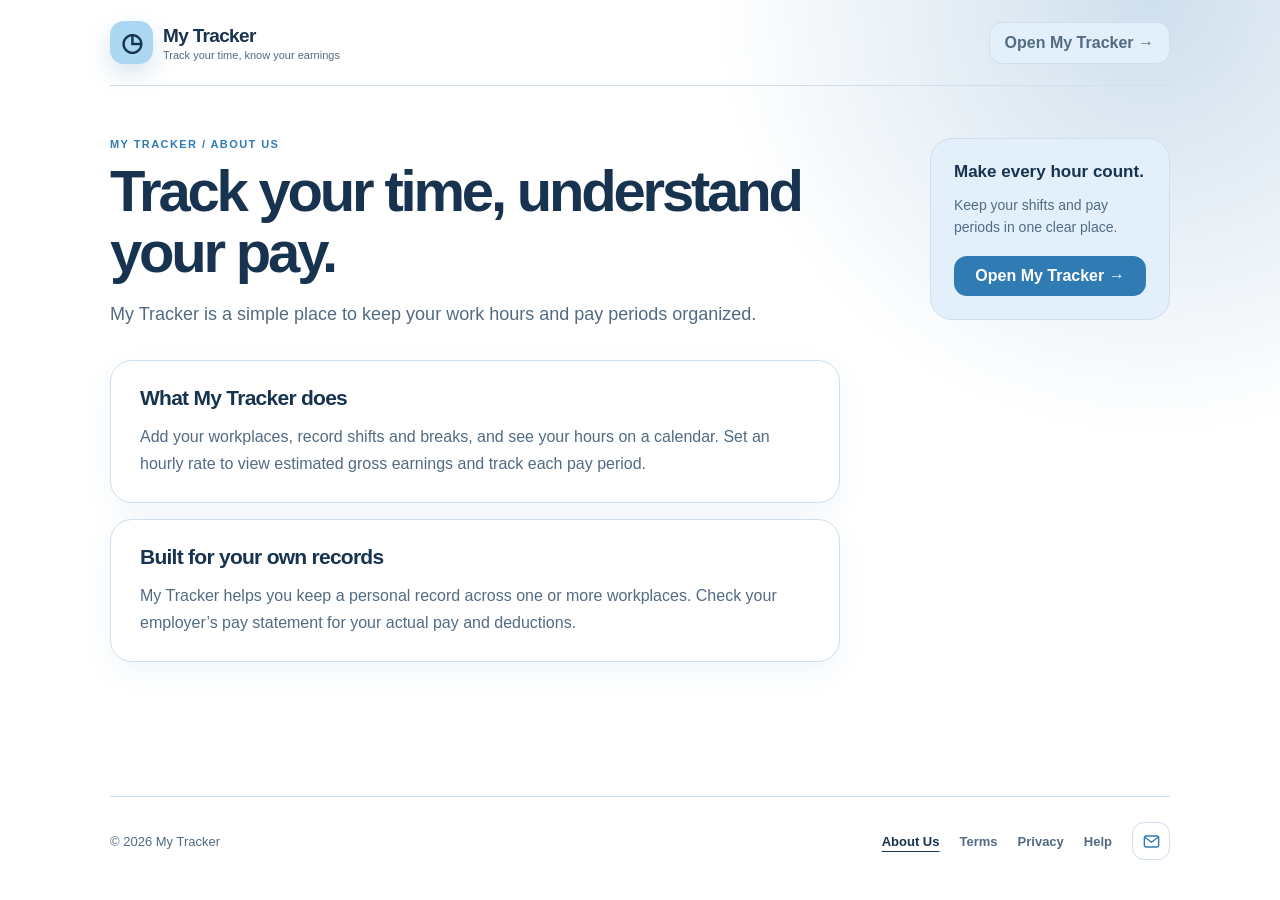
<file: about.html>
<!doctype html>
<html lang="en"><head><meta charset="utf-8"><meta name="viewport" content="width=device-width,initial-scale=1"><meta name="theme-color" content="#deedfa"><meta name="description" content="About Us for My Tracker, the app for recording work hours and pay periods."><title>About Us · My Tracker</title><link rel="icon" href="./icon.svg"><link rel="stylesheet" href="./info.css?v=sky5500"></head>
<body class="info-site"><header class="info-header"><a class="welcome-brand" href="./index.html" aria-label="My Tracker home"><span class="welcome-logo" aria-hidden="true">◷</span><span><strong>My Tracker</strong><small>Track your time, know your earnings</small></span></a><a class="btn secondary" href="./index.html">Open My Tracker →</a></header>
<main class="info-main"><article class="info-article"><div class="info-intro"><p class="eyebrow">MY TRACKER / ABOUT US</p><h1>Track your time, understand your pay.</h1><p class="info-lead">My Tracker is a simple place to keep your work hours and pay periods organized.</p></div><section class="info-section"><h2>What My Tracker does</h2><p>Add your workplaces, record shifts and breaks, and see your hours on a calendar. Set an hourly rate to view estimated gross earnings and track each pay period.</p></section><section class="info-section"><h2>Built for your own records</h2><p>My Tracker helps you keep a personal record across one or more workplaces. Check your employer’s pay statement for your actual pay and deductions.</p></section></article><aside class="info-aside"><h2>Make every hour count.</h2><p>Keep your shifts and pay periods in one clear place.</p><a href="./index.html" class="btn primary">Open My Tracker →</a></aside></main>
<footer class="info-footer"><span>© 2026 My Tracker</span><nav class="footer-links" aria-label="Information"><a href="./about.html" aria-current="page">About Us</a><a href="./terms.html">Terms</a><a href="./privacy.html">Privacy</a><a href="./help.html">Help</a><a class="mail-link" href="mailto:jpssaini007@gmail.com" aria-label="Email My Tracker support" title="Email My Tracker support"><svg viewBox="0 0 24 24" width="19" height="19" fill="none" stroke="currentColor" stroke-width="1.8" stroke-linecap="round" stroke-linejoin="round" aria-hidden="true"><rect x="3" y="5" width="18" height="14" rx="2"/><path d="m4 7 8 6 8-6"/></svg></a></nav></footer></body></html>
</file>
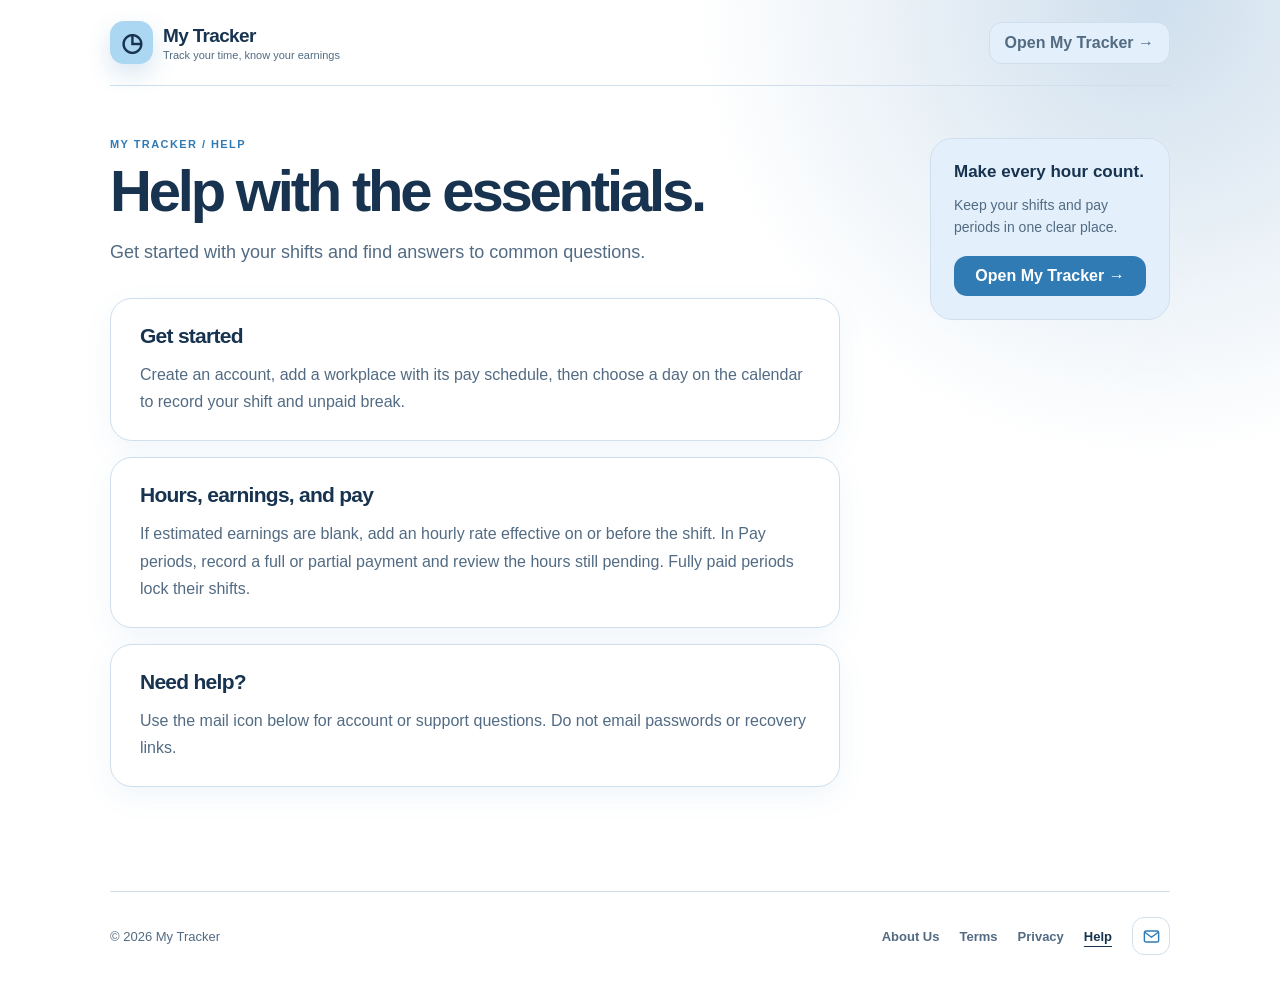
<file: help.html>
<!doctype html>
<html lang="en"><head><meta charset="utf-8"><meta name="viewport" content="width=device-width,initial-scale=1"><meta name="theme-color" content="#deedfa"><meta name="description" content="Help for My Tracker, the app for recording work hours and pay periods."><title>Help · My Tracker</title><link rel="icon" href="./icon.svg"><link rel="stylesheet" href="./info.css?v=sky5500"></head>
<body class="info-site"><header class="info-header"><a class="welcome-brand" href="./index.html" aria-label="My Tracker home"><span class="welcome-logo" aria-hidden="true">◷</span><span><strong>My Tracker</strong><small>Track your time, know your earnings</small></span></a><a class="btn secondary" href="./index.html">Open My Tracker →</a></header>
<main class="info-main"><article class="info-article"><div class="info-intro"><p class="eyebrow">MY TRACKER / HELP</p><h1>Help with the essentials.</h1><p class="info-lead">Get started with your shifts and find answers to common questions.</p></div><section class="info-section"><h2>Get started</h2><p>Create an account, add a workplace with its pay schedule, then choose a day on the calendar to record your shift and unpaid break.</p></section><section class="info-section"><h2>Hours, earnings, and pay</h2><p>If estimated earnings are blank, add an hourly rate effective on or before the shift. In Pay periods, record a full or partial payment and review the hours still pending. Fully paid periods lock their shifts.</p></section><section class="info-section"><h2>Need help?</h2><p>Use the mail icon below for account or support questions. Do not email passwords or recovery links.</p></section></article><aside class="info-aside"><h2>Make every hour count.</h2><p>Keep your shifts and pay periods in one clear place.</p><a href="./index.html" class="btn primary">Open My Tracker →</a></aside></main>
<footer class="info-footer"><span>© 2026 My Tracker</span><nav class="footer-links" aria-label="Information"><a href="./about.html">About Us</a><a href="./terms.html">Terms</a><a href="./privacy.html">Privacy</a><a href="./help.html" aria-current="page">Help</a><a class="mail-link" href="mailto:jpssaini007@gmail.com" aria-label="Email My Tracker support" title="Email My Tracker support"><svg viewBox="0 0 24 24" width="19" height="19" fill="none" stroke="currentColor" stroke-width="1.8" stroke-linecap="round" stroke-linejoin="round" aria-hidden="true"><rect x="3" y="5" width="18" height="14" rx="2"/><path d="m4 7 8 6 8-6"/></svg></a></nav></footer></body></html>
</file>
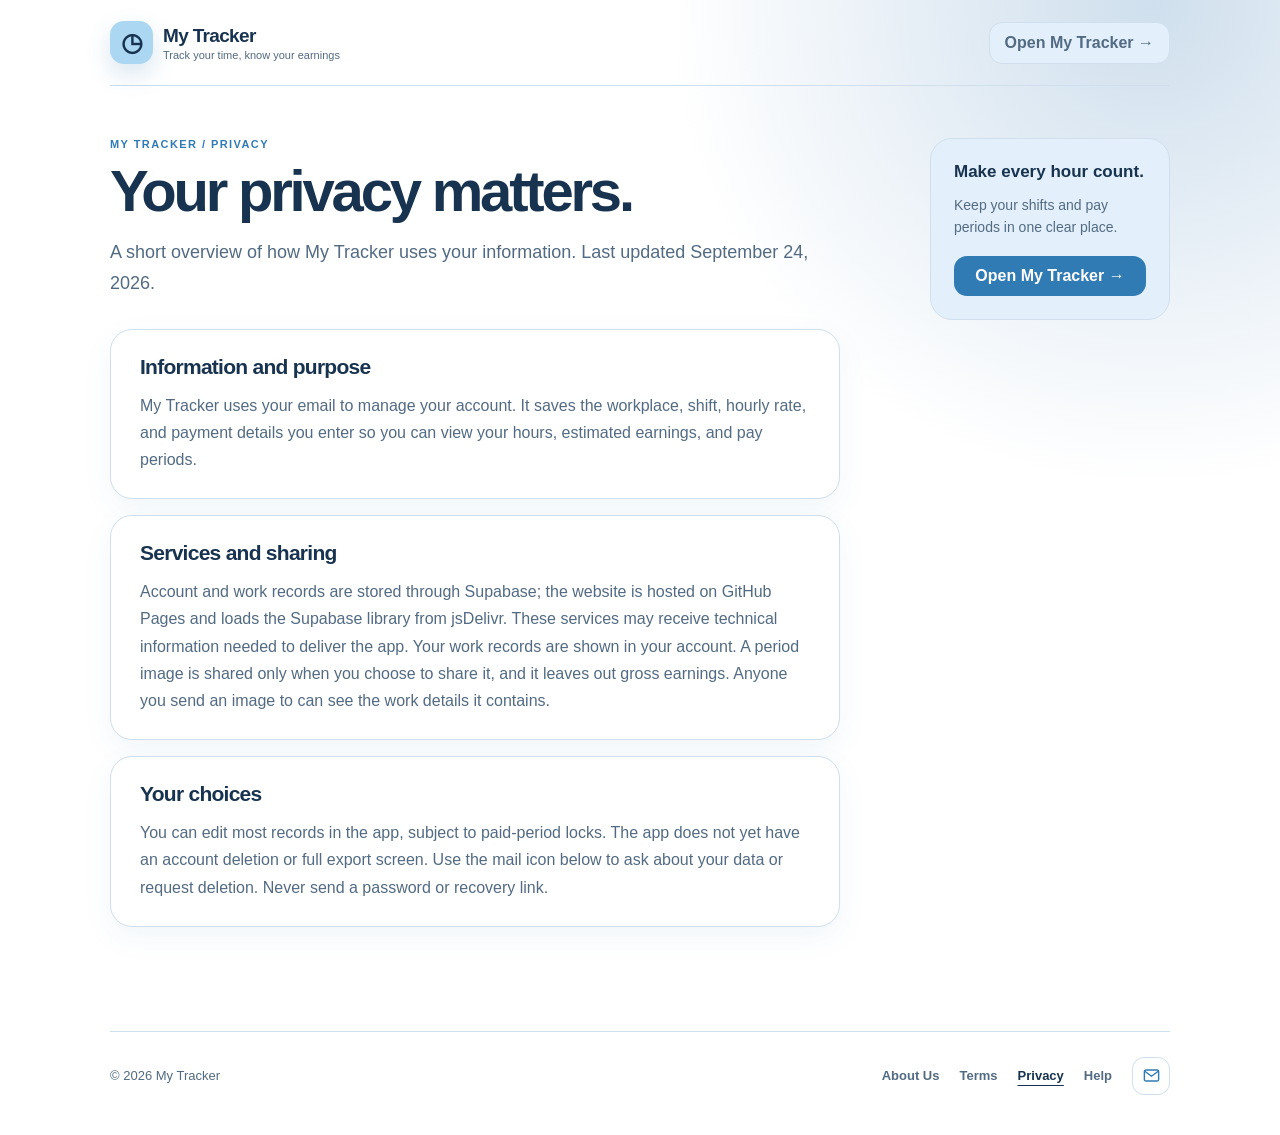
<file: privacy.html>
<!doctype html>
<html lang="en"><head><meta charset="utf-8"><meta name="viewport" content="width=device-width,initial-scale=1"><meta name="theme-color" content="#deedfa"><meta name="description" content="Privacy for My Tracker, the app for recording work hours and pay periods."><title>Privacy · My Tracker</title><link rel="icon" href="./icon.svg"><link rel="stylesheet" href="./info.css?v=sky5500"></head>
<body class="info-site"><header class="info-header"><a class="welcome-brand" href="./index.html" aria-label="My Tracker home"><span class="welcome-logo" aria-hidden="true">◷</span><span><strong>My Tracker</strong><small>Track your time, know your earnings</small></span></a><a class="btn secondary" href="./index.html">Open My Tracker →</a></header>
<main class="info-main"><article class="info-article"><div class="info-intro"><p class="eyebrow">MY TRACKER / PRIVACY</p><h1>Your privacy matters.</h1><p class="info-lead">A short overview of how My Tracker uses your information. Last updated September 24, 2026.</p></div><section class="info-section"><h2>Information and purpose</h2><p>My Tracker uses your email to manage your account. It saves the workplace, shift, hourly rate, and payment details you enter so you can view your hours, estimated earnings, and pay periods.</p></section><section class="info-section"><h2>Services and sharing</h2><p>Account and work records are stored through Supabase; the website is hosted on GitHub Pages and loads the Supabase library from jsDelivr. These services may receive technical information needed to deliver the app. Your work records are shown in your account. A period image is shared only when you choose to share it, and it leaves out gross earnings. Anyone you send an image to can see the work details it contains.</p></section><section class="info-section"><h2>Your choices</h2><p>You can edit most records in the app, subject to paid-period locks. The app does not yet have an account deletion or full export screen. Use the mail icon below to ask about your data or request deletion. Never send a password or recovery link.</p></section></article><aside class="info-aside"><h2>Make every hour count.</h2><p>Keep your shifts and pay periods in one clear place.</p><a href="./index.html" class="btn primary">Open My Tracker →</a></aside></main>
<footer class="info-footer"><span>© 2026 My Tracker</span><nav class="footer-links" aria-label="Information"><a href="./about.html">About Us</a><a href="./terms.html">Terms</a><a href="./privacy.html" aria-current="page">Privacy</a><a href="./help.html">Help</a><a class="mail-link" href="mailto:jpssaini007@gmail.com" aria-label="Email My Tracker support" title="Email My Tracker support"><svg viewBox="0 0 24 24" width="19" height="19" fill="none" stroke="currentColor" stroke-width="1.8" stroke-linecap="round" stroke-linejoin="round" aria-hidden="true"><rect x="3" y="5" width="18" height="14" rx="2"/><path d="m4 7 8 6 8-6"/></svg></a></nav></footer></body></html>
</file>
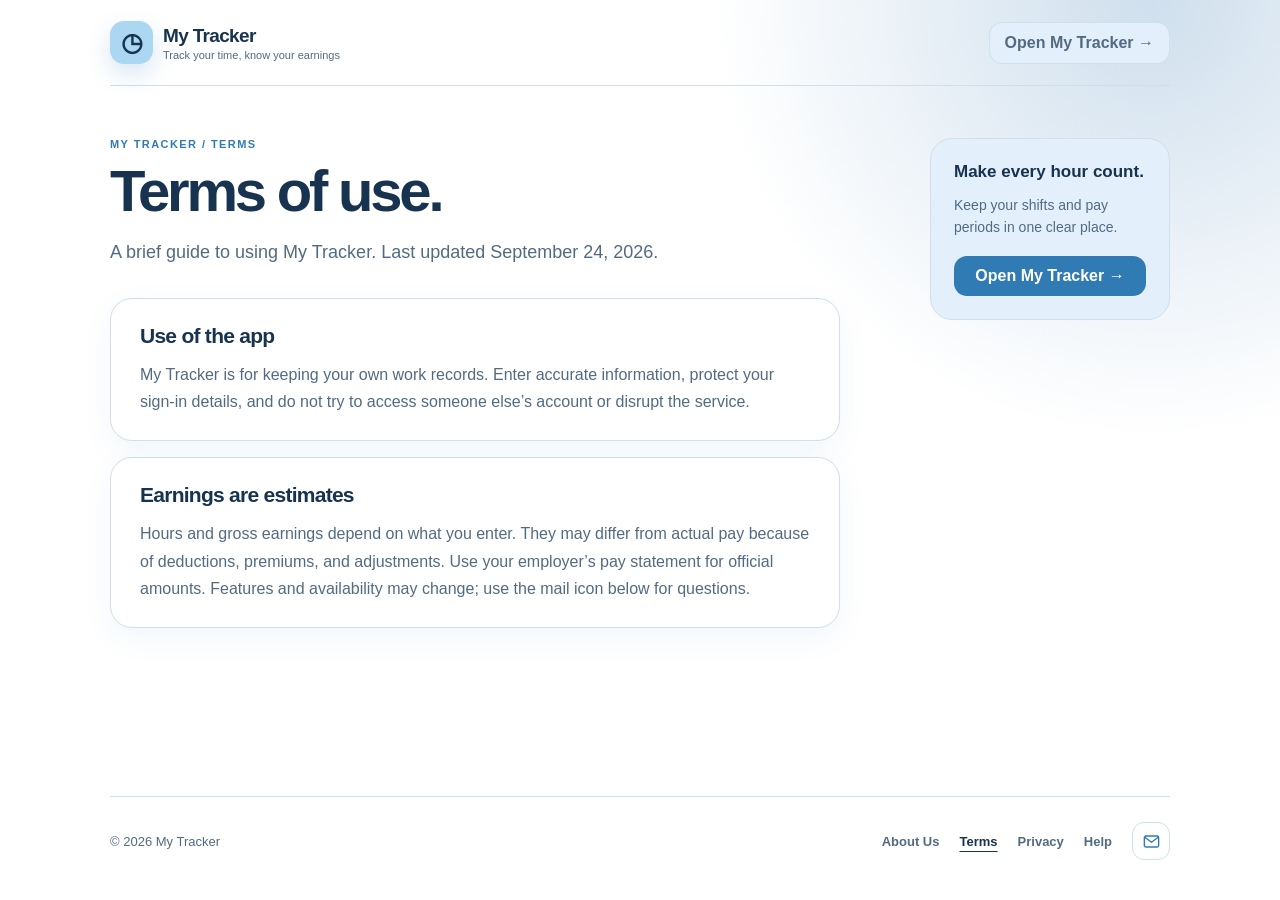
<file: terms.html>
<!doctype html>
<html lang="en"><head><meta charset="utf-8"><meta name="viewport" content="width=device-width,initial-scale=1"><meta name="theme-color" content="#deedfa"><meta name="description" content="Terms for My Tracker, the app for recording work hours and pay periods."><title>Terms · My Tracker</title><link rel="icon" href="./icon.svg"><link rel="stylesheet" href="./info.css?v=sky5500"></head>
<body class="info-site"><header class="info-header"><a class="welcome-brand" href="./index.html" aria-label="My Tracker home"><span class="welcome-logo" aria-hidden="true">◷</span><span><strong>My Tracker</strong><small>Track your time, know your earnings</small></span></a><a class="btn secondary" href="./index.html">Open My Tracker →</a></header>
<main class="info-main"><article class="info-article"><div class="info-intro"><p class="eyebrow">MY TRACKER / TERMS</p><h1>Terms of use.</h1><p class="info-lead">A brief guide to using My Tracker. Last updated September 24, 2026.</p></div><section class="info-section"><h2>Use of the app</h2><p>My Tracker is for keeping your own work records. Enter accurate information, protect your sign-in details, and do not try to access someone else’s account or disrupt the service.</p></section><section class="info-section"><h2>Earnings are estimates</h2><p>Hours and gross earnings depend on what you enter. They may differ from actual pay because of deductions, premiums, and adjustments. Use your employer’s pay statement for official amounts. Features and availability may change; use the mail icon below for questions.</p></section></article><aside class="info-aside"><h2>Make every hour count.</h2><p>Keep your shifts and pay periods in one clear place.</p><a href="./index.html" class="btn primary">Open My Tracker →</a></aside></main>
<footer class="info-footer"><span>© 2026 My Tracker</span><nav class="footer-links" aria-label="Information"><a href="./about.html">About Us</a><a href="./terms.html" aria-current="page">Terms</a><a href="./privacy.html">Privacy</a><a href="./help.html">Help</a><a class="mail-link" href="mailto:jpssaini007@gmail.com" aria-label="Email My Tracker support" title="Email My Tracker support"><svg viewBox="0 0 24 24" width="19" height="19" fill="none" stroke="currentColor" stroke-width="1.8" stroke-linecap="round" stroke-linejoin="round" aria-hidden="true"><rect x="3" y="5" width="18" height="14" rx="2"/><path d="m4 7 8 6 8-6"/></svg></a></nav></footer></body></html>
</file>
<file: info.css>
@import url('./style.css?v=sky5500');
html{scroll-behavior:smooth}
.info-site{min-height:100vh;display:flex;flex-direction:column;background:radial-gradient(circle at 90% 0,var(--line) 0,transparent 30%),var(--surface)}
.info-header,.info-main,.info-footer{width:min(1060px,calc(100% - 40px));margin-inline:auto}
.info-header{min-height:86px;display:flex;justify-content:space-between;align-items:center;gap:20px;border-bottom:1px solid var(--line)}
.info-header .welcome-brand{text-decoration:none;color:var(--ink)}
.info-header .btn{text-decoration:none}
.info-main{flex:1;padding:52px 0 88px;display:grid;grid-template-columns:minmax(0,1fr) 240px;gap:50px}
.info-article{min-width:0;max-width:730px}
.info-intro h1{font-size:clamp(38px,5vw,58px);line-height:1.06;letter-spacing:-.055em;margin:10px 0 16px}
.info-lead{font-size:18px;line-height:1.7;color:var(--muted);margin:0 0 30px}
.info-meta{font-size:13px;color:var(--muted);margin:0 0 30px}
.info-section{background:var(--surface);border:1px solid var(--line);border-radius:22px;padding:25px 29px;margin:16px 0;box-shadow:0 10px 30px color-mix(in srgb,var(--brand) 6.67%,transparent)}
.info-section h2{font-size:21px;letter-spacing:-.035em;margin:0 0 13px}
.info-section h3{font-size:16px;margin:20px 0 7px}
.info-section p,.info-section li{color:var(--muted);line-height:1.7}
.info-section p{margin:10px 0}.info-section p:last-child{margin-bottom:0}
.info-section ul,.info-section ol{padding-left:21px;margin:10px 0}
.info-section a,.info-aside a{color:var(--brand);text-underline-offset:3px}
.info-aside .btn.primary{color:var(--on-brand);text-decoration:none}
.info-aside{align-self:start;position:sticky;top:22px;background:var(--brand-soft);border:1px solid var(--line);border-radius:22px;padding:23px}
.info-aside h2{font-size:17px;margin:0 0 12px}.info-aside p{font-size:14px;line-height:1.6;color:var(--muted);margin:0 0 17px}.info-aside .btn{display:block;text-align:center;text-decoration:none}
.info-footer{border-top:1px solid var(--line);padding:25px 0 40px;display:flex;justify-content:space-between;align-items:center;gap:20px;color:var(--muted);font-size:13px}
.info-footer .footer-links{display:flex;flex-wrap:wrap;gap:12px 20px}
.info-footer .footer-links a[aria-current="page"]{color:var(--ink);font-weight:800;text-decoration:underline;text-underline-offset:5px}
@media(max-width:760px){.info-main{grid-template-columns:1fr;gap:12px;padding:35px 0 60px}.info-aside{position:static;order:-1}.info-section{padding:21px}.info-footer{align-items:flex-start;flex-direction:column}.info-header{min-height:76px}.info-header .btn{font-size:13px;padding:10px}}
</file>
